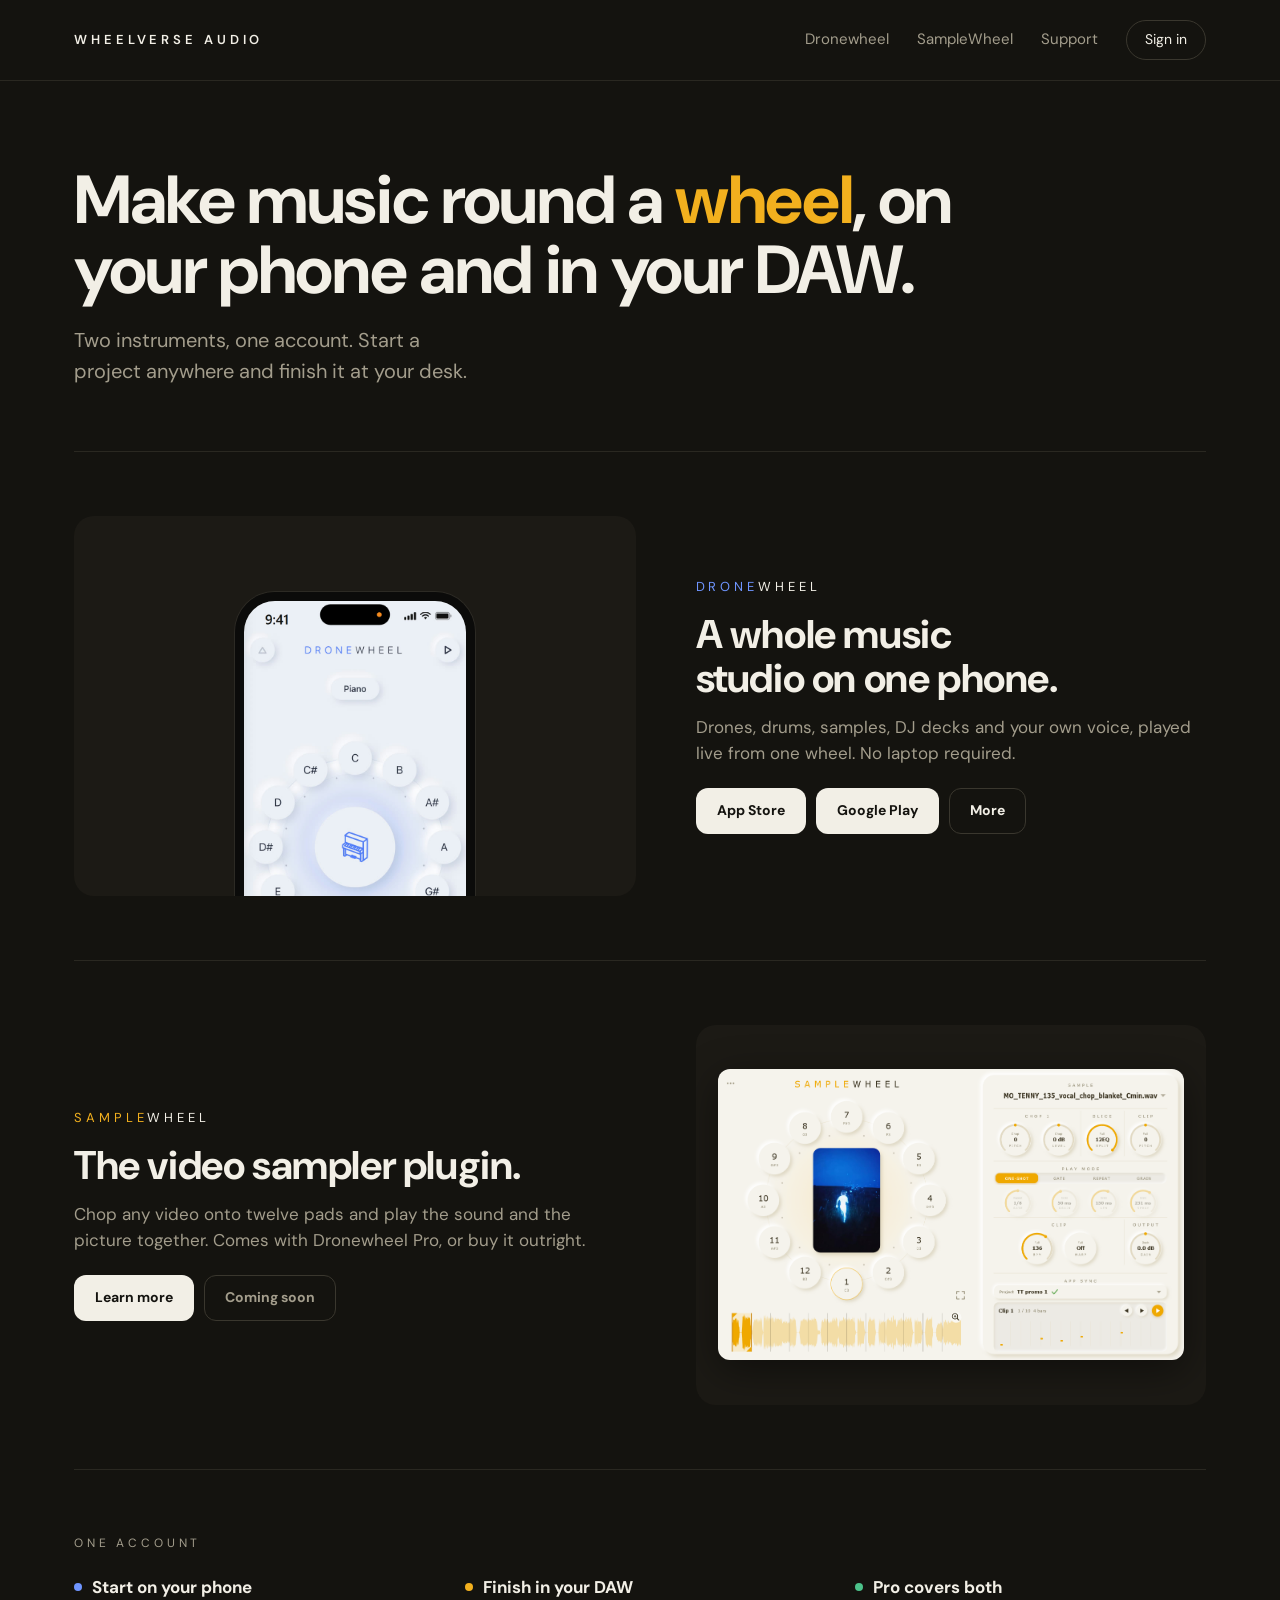
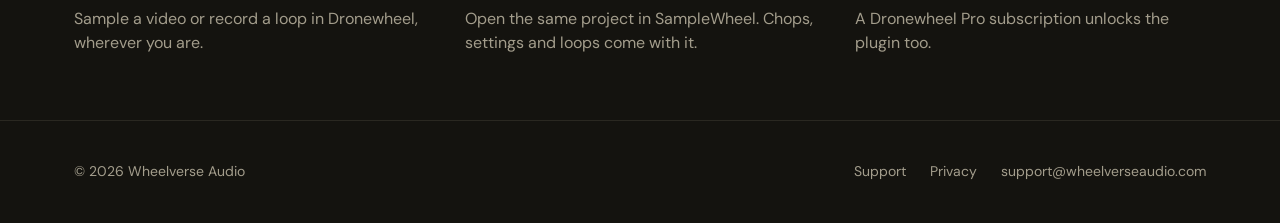
<file: index.html>
<!doctype html>
<html lang="en">
  <head>
    <meta charset="UTF-8" />
    <meta name="viewport" content="width=device-width, initial-scale=1.0" />
    <title>Wheelverse Audio</title>
    <meta name="description" content="Dronewheel for your phone and SampleWheel for your DAW. Make music round a wheel, with one account and your projects on both." />
    <meta property="og:title" content="Wheelverse Audio" />
    <meta property="og:description" content="Dronewheel for your phone and SampleWheel for your DAW." />
    <meta property="og:image" content="https://www.wheelverseaudio.com/samplewheel/plugin-og.jpg" />
    <link rel="icon" href="/get/icon.png" />
    <link rel="preconnect" href="https://fonts.googleapis.com" />
    <link rel="preconnect" href="https://fonts.gstatic.com" crossorigin />
    <link href="https://fonts.googleapis.com/css2?family=DM+Sans:wght@400;500;700&display=swap" rel="stylesheet" />
    <link rel="stylesheet" href="/site.css" />
    <script>
      // The web companion moved to /app/ (2026-10-29): old links and sign-ins that come back here
      // with its #/app, #/p/... or a sign-in token carry on there.
      (function () {
        var h = location.hash || '';
        if (/^#\/(app|p\/)/.test(h) || /access_token=|error_description=/.test(h)) location.replace('/app/' + h);
      })();
    </script>
  </head>
  <body>
    <header class="nav"><div class="wrap">
      <a class="brand" href="/">WHEELVERSE AUDIO</a><span class="sp"></span>
      <a class="link" href="/dronewheel/">Dronewheel</a>
      <a class="link" href="/samplewheel/">SampleWheel</a>
      <a class="link" href="/support/">Support</a>
      <a class="pill" href="/app/">Sign in</a>
    </div></header>

    <main class="wrap">
      <section class="hero">
        <h1>Make music round a <em>wheel</em>, on your phone and in your DAW.</h1>
        <p>Two instruments, one account. Start a project anywhere and finish it at your desk.</p>
      </section>

      <section class="prod">
        <div class="stage"><div class="phone"><img src="/img/01-drone.jpg" width="600" height="1344" alt="Dronewheel on an iPhone: twelve notes round a wheel, a piano in the middle." /></div></div>
        <div>
          <p class="kicker"><b style="color: var(--blue)">DRONE</b>WHEEL</p>
          <h2>A whole music studio on one phone.</h2>
          <p class="lead">Drones, drums, samples, DJ decks and your own voice, played live from one wheel. No laptop required.</p>
          <div class="btns">
            <a class="btn solid" href="https://apps.apple.com/app/id6784335792">App Store</a>
            <a class="btn solid" href="https://play.google.com/store/apps/details?id=com.joe1810.dronewheel2">Google Play</a>
            <a class="btn ghost" href="/dronewheel/">More</a>
          </div>
        </div>
      </section>

      <section class="prod flip">
        <div class="stage center"><img class="plugin" src="/img/samplewheel-plugin.png" width="1161" height="724" alt="SampleWheel in a DAW: a wheel of twelve pads round a video, with its dials." /></div>
        <div>
          <p class="kicker"><b style="color: var(--yellow)">SAMPLE</b>WHEEL</p>
          <h2>The video sampler plugin.</h2>
          <p class="lead">Chop any video onto twelve pads and play the sound and the picture together. Comes with Dronewheel Pro, or buy it outright.</p>
          <div class="btns">
            <a class="btn solid" href="/samplewheel/">Learn more</a>
            <span class="btn" aria-disabled="true">Coming soon</span>
          </div>
        </div>
      </section>

      <section class="block">
        <p class="cap">ONE ACCOUNT</p>
        <div class="grid">
          <div class="item" style="--dot: var(--blue)"><h3>Start on your phone</h3><p>Sample a video or record a loop in Dronewheel, wherever you are.</p></div>
          <div class="item"><h3>Finish in your DAW</h3><p>Open the same project in SampleWheel. Chops, settings and loops come with it.</p></div>
          <div class="item" style="--dot: var(--green)"><h3>Pro covers both</h3><p>A Dronewheel Pro subscription unlocks the plugin too.</p></div>
        </div>
      </section>
    </main>

    <footer class="foot"><div class="wrap">
      <span>&copy; 2026 Wheelverse Audio</span><span class="sp"></span>
      <a href="/support/">Support</a>
      <a href="https://dronewheelprivacy.netlify.app/">Privacy</a>
      <a href="mailto:support@wheelverseaudio.com">support@wheelverseaudio.com</a>
    </div></footer>
  </body>
</html>
</file>
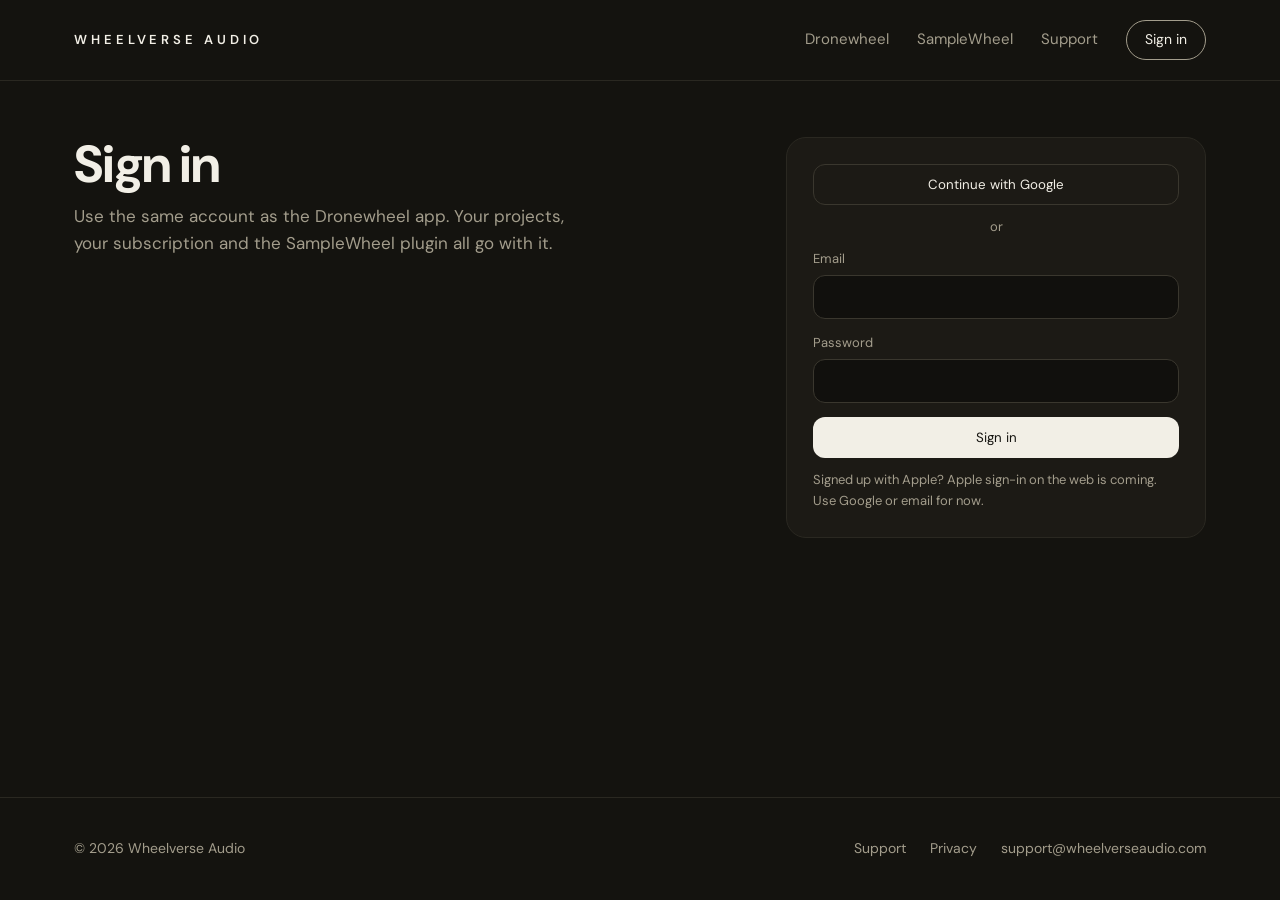
<file: app/index.html>
<!doctype html>
<html lang="en">
  <head>
    <meta charset="UTF-8" />
    <meta name="viewport" content="width=device-width, initial-scale=1.0" />
    <title>Wheelverse Audio</title>
    <meta name="description" content="Your Wheelverse Audio account: projects, subscription and purchases." />
    <link rel="icon" href="/get/icon.png" />
    <link rel="preconnect" href="https://fonts.googleapis.com" />
    <link rel="preconnect" href="https://fonts.gstatic.com" crossorigin />
    <link href="https://fonts.googleapis.com/css2?family=DM+Sans:wght@400;500;700&display=swap" rel="stylesheet" />
    <script type="module" crossorigin src="/app/assets/index-BT8_650l.js"></script>
    <link rel="stylesheet" crossorigin href="/app/assets/index-8iVL5sGD.css">
  </head>
  <body>
    <div id="root"></div>
  </body>
</html>
</file>
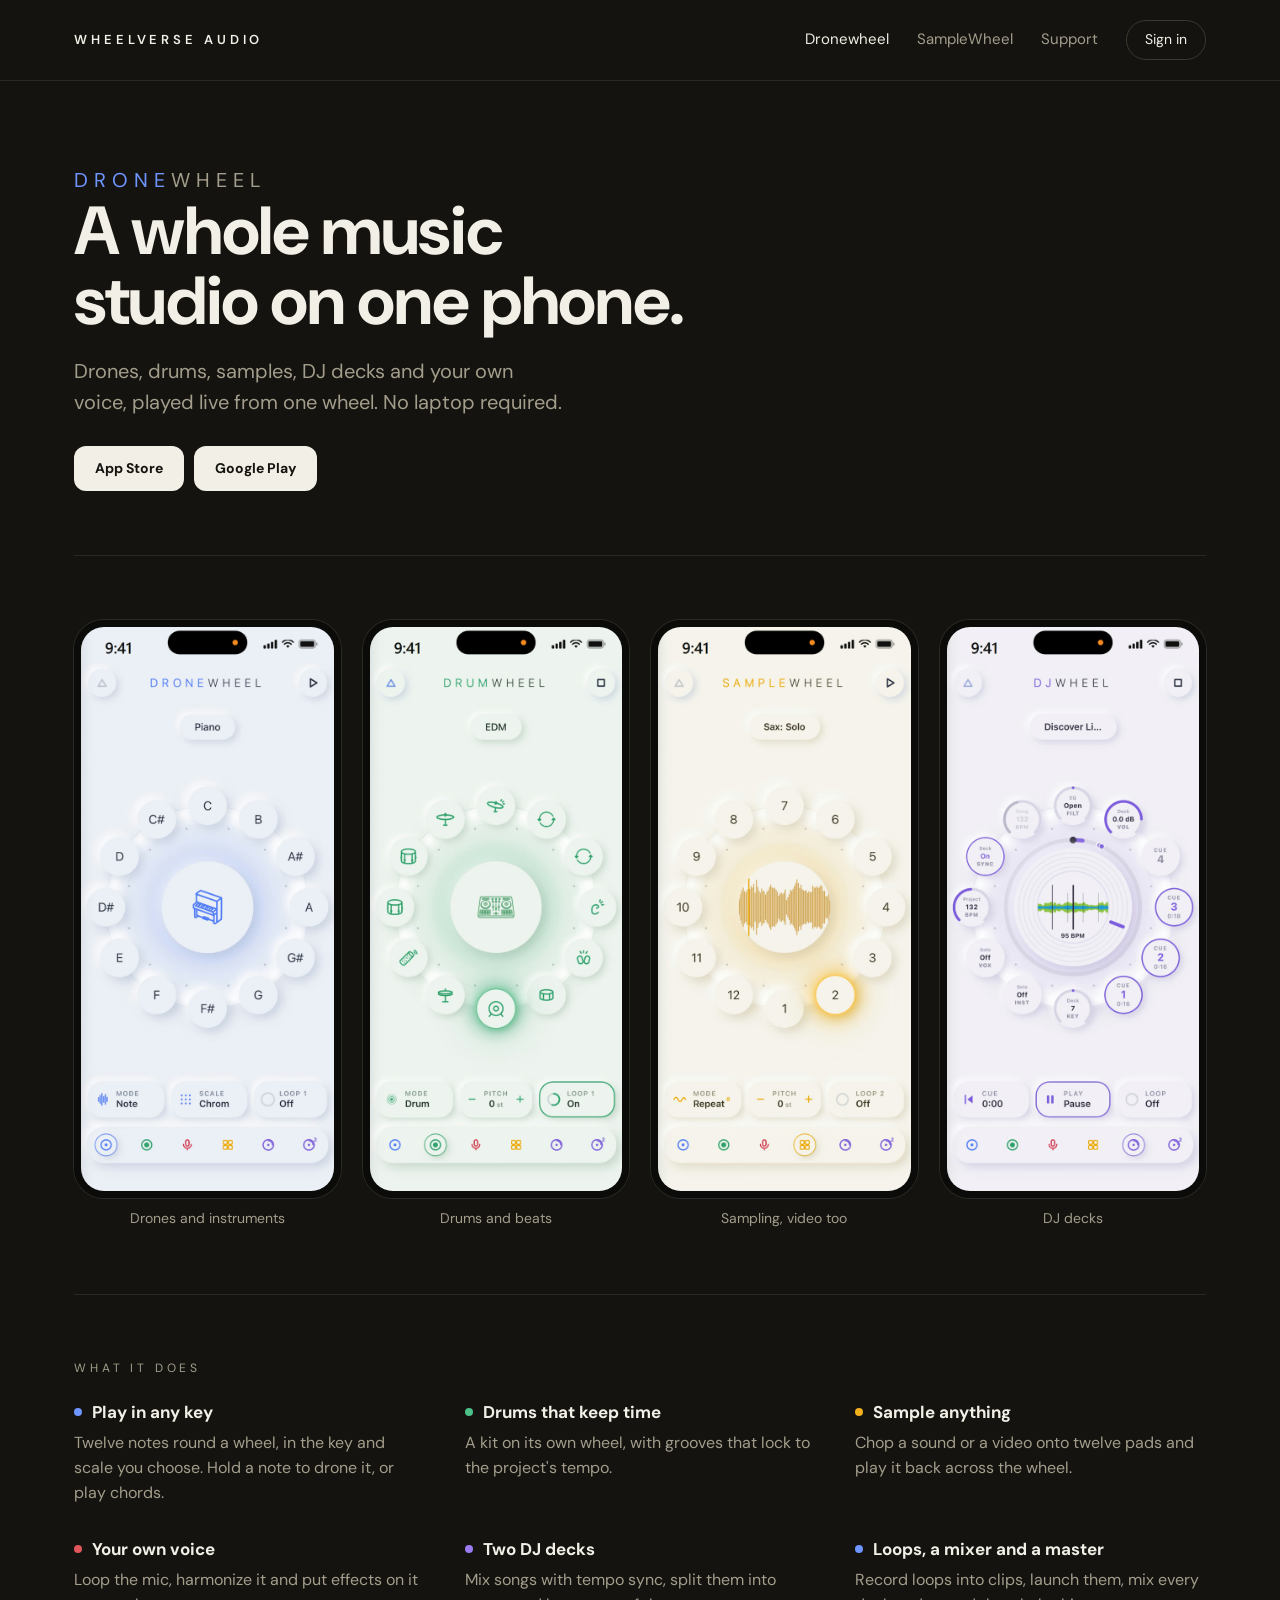
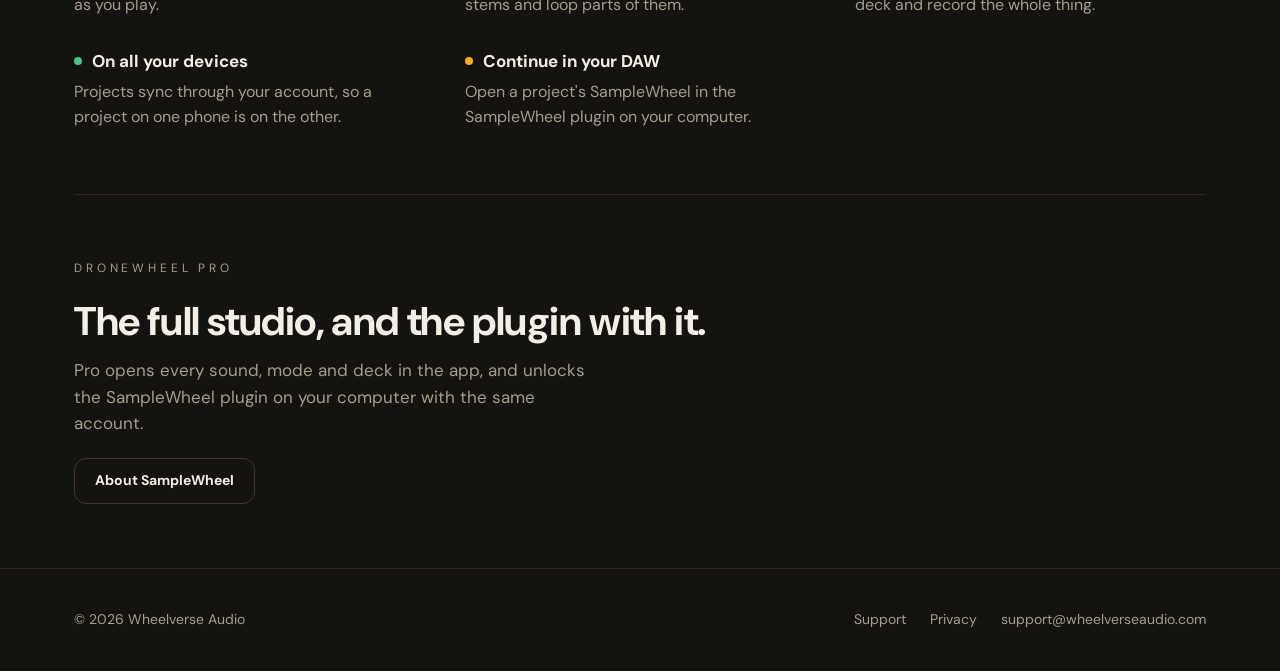
<file: dronewheel/index.html>
<!doctype html>
<html lang="en">
  <head>
    <meta charset="UTF-8" />
    <meta name="viewport" content="width=device-width, initial-scale=1.0" />
    <title>Dronewheel</title>
    <meta name="description" content="A whole music studio on one phone. Drones, drums, samples, DJ decks and your own voice, played live from one wheel." />
    <meta property="og:title" content="Dronewheel" />
    <meta property="og:description" content="A whole music studio on one phone." />
    <meta property="og:image" content="https://wheelverseaudio.com/get/icon.png" />
    <link rel="icon" href="/get/icon.png" />
    <link rel="preconnect" href="https://fonts.googleapis.com" />
    <link rel="preconnect" href="https://fonts.gstatic.com" crossorigin />
    <link href="https://fonts.googleapis.com/css2?family=DM+Sans:wght@400;500;700&display=swap" rel="stylesheet" />
    <link rel="stylesheet" href="/site.css" />
  </head>
  <body>
    <header class="nav"><div class="wrap">
      <a class="brand" href="/">WHEELVERSE AUDIO</a><span class="sp"></span>
      <a class="link" href="/dronewheel/" aria-current="page">Dronewheel</a>
      <a class="link" href="/samplewheel/">SampleWheel</a>
      <a class="link" href="/support/">Support</a>
      <a class="pill" href="/app/">Sign in</a>
    </div></header>

    <main class="wrap">
      <section class="hero">
        <p class="kicker"><b style="color: var(--blue)">DRONE</b>WHEEL</p>
        <h1>A whole music studio on one phone.</h1>
        <p>Drones, drums, samples, DJ decks and your own voice, played live from one wheel. No laptop required.</p>
        <div class="btns" style="margin-top: 28px">
          <a class="btn solid" href="https://apps.apple.com/app/id6784335792">App Store</a>
          <a class="btn solid" href="https://play.google.com/store/apps/details?id=com.joe1810.dronewheel2">Google Play</a>
        </div>
      </section>

      <section class="block">
        <div class="phones">
          <figure><div class="phone"><img src="/img/01-drone.jpg" width="600" height="1344" alt="DroneWheel: twelve notes round a wheel." /></div><figcaption>Drones and instruments</figcaption></figure>
          <figure><div class="phone"><img src="/img/03-drum.jpg" width="600" height="1344" alt="DrumWheel: a kit round a wheel." /></div><figcaption>Drums and beats</figcaption></figure>
          <figure><div class="phone"><img src="/img/04-sample.jpg" width="600" height="1344" alt="SampleWheel: a sample chopped onto twelve pads." /></div><figcaption>Sampling, video too</figcaption></figure>
          <figure><div class="phone"><img src="/img/06-dj.jpg" width="600" height="1344" alt="Two DJ decks." /></div><figcaption>DJ decks</figcaption></figure>
        </div>
      </section>

      <section class="block">
        <p class="cap">WHAT IT DOES</p>
        <div class="grid">
          <div class="item" style="--dot: var(--blue)"><h3>Play in any key</h3><p>Twelve notes round a wheel, in the key and scale you choose. Hold a note to drone it, or play chords.</p></div>
          <div class="item" style="--dot: var(--green)"><h3>Drums that keep time</h3><p>A kit on its own wheel, with grooves that lock to the project's tempo.</p></div>
          <div class="item"><h3>Sample anything</h3><p>Chop a sound or a video onto twelve pads and play it back across the wheel.</p></div>
          <div class="item" style="--dot: #e0565b"><h3>Your own voice</h3><p>Loop the mic, harmonize it and put effects on it as you play.</p></div>
          <div class="item" style="--dot: #9b7bf0"><h3>Two DJ decks</h3><p>Mix songs with tempo sync, split them into stems and loop parts of them.</p></div>
          <div class="item" style="--dot: var(--blue)"><h3>Loops, a mixer and a master</h3><p>Record loops into clips, launch them, mix every deck and record the whole thing.</p></div>
          <div class="item" style="--dot: var(--green)"><h3>On all your devices</h3><p>Projects sync through your account, so a project on one phone is on the other.</p></div>
          <div class="item"><h3>Continue in your DAW</h3><p>Open a project's SampleWheel in the SampleWheel plugin on your computer.</p></div>
        </div>
      </section>

      <section class="block">
        <p class="cap">DRONEWHEEL PRO</p>
        <h2>The full studio, and the plugin with it.</h2>
        <p class="lead">Pro opens every sound, mode and deck in the app, and unlocks the SampleWheel plugin on your computer with the same account.</p>
        <div class="btns"><a class="btn ghost" href="/samplewheel/">About SampleWheel</a></div>
      </section>
    </main>

    <footer class="foot"><div class="wrap">
      <span>&copy; 2026 Wheelverse Audio</span><span class="sp"></span>
      <a href="/support/">Support</a>
      <a href="https://dronewheelprivacy.netlify.app/">Privacy</a>
      <a href="mailto:support@wheelverseaudio.com">support@wheelverseaudio.com</a>
    </div></footer>
  </body>
</html>
</file>
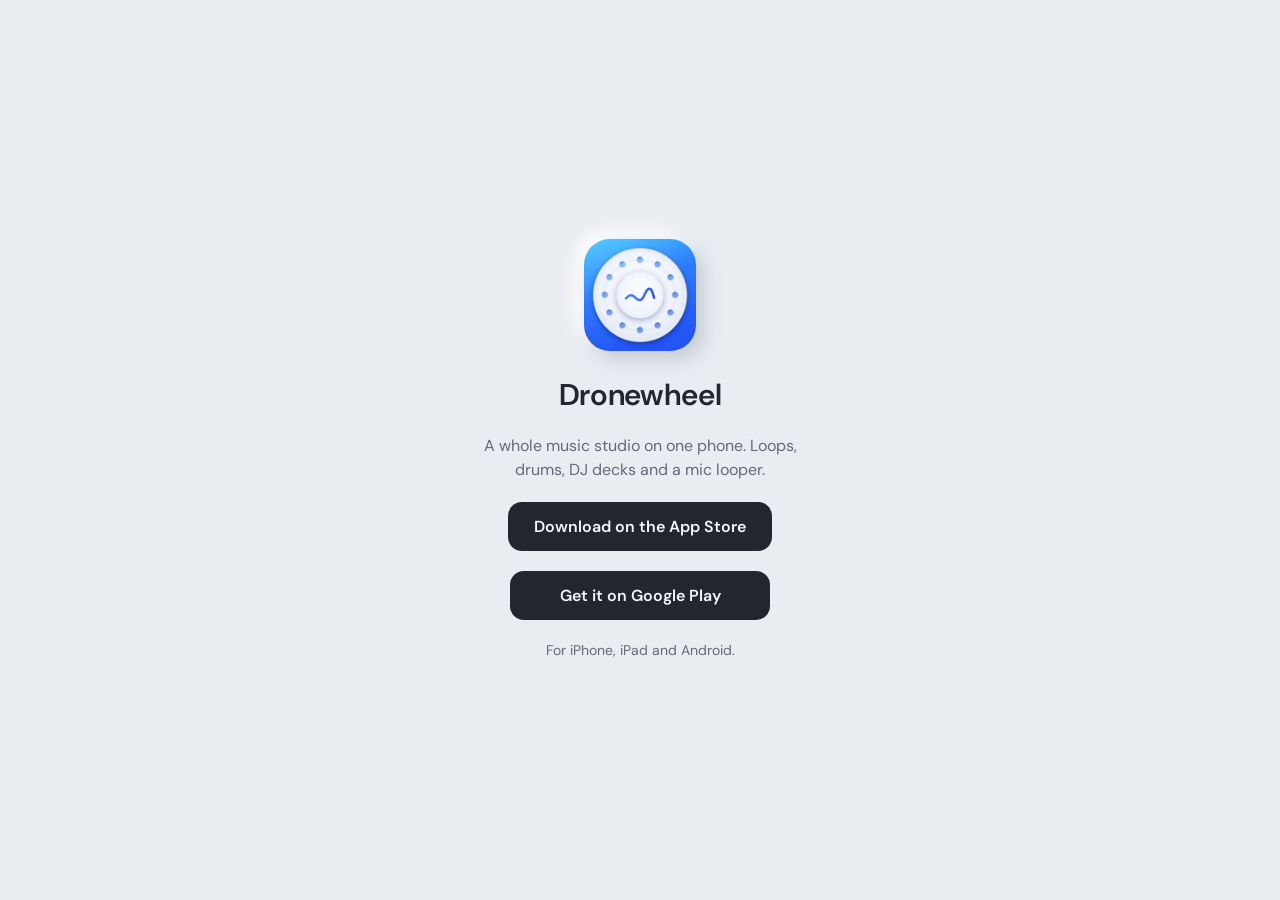
<file: get/index.html>
<!doctype html>
<html lang="en">
  <head>
    <meta charset="UTF-8" />
    <meta name="viewport" content="width=device-width, initial-scale=1.0" />
    <title>Get Dronewheel</title>
    <meta name="description" content="A whole music studio on one phone. Loops, drums, DJ decks and a mic looper." />
    <meta property="og:title" content="Get Dronewheel" />
    <meta property="og:description" content="A whole music studio on one phone." />
    <meta property="og:image" content="https://wheelverseaudio.com/get/icon.png" />
    <meta property="og:url" content="https://wheelverseaudio.com/get/" />
    <link rel="icon" href="/get/icon.png" />
    <script>
      // The one link in every bio. Phones go straight to their store; everything else sees the page.
      var APP_STORE_URL = 'https://apps.apple.com/app/id6784335792';
      var PLAY_URL = 'https://play.google.com/store/apps/details?id=com.joe1810.dronewheel2';
      var ua = navigator.userAgent || '';
      var isIOS = /iPhone|iPad|iPod/.test(ua) || (/Macintosh/.test(ua) && navigator.maxTouchPoints > 1);
      var isAndroid = /Android/.test(ua);
      if (isIOS) location.replace(APP_STORE_URL);
      else if (isAndroid && PLAY_URL) location.replace(PLAY_URL);
    </script>
    <style>
      :root {
        --bg: #e9ecf1;
        --ink: #23262d;
        --muted: #646a76;
        --hi: #ffffff;
        --lo: #c6cbd4;
        --btn: #23262d;
        --btn-ink: #f4f6f9;
      }
      @media (prefers-color-scheme: dark) {
        :root {
          --bg: #22252b;
          --ink: #eceef2;
          --muted: #9aa0ab;
          --hi: #2c3038;
          --lo: #181a1e;
          --btn: #eceef2;
          --btn-ink: #22252b;
        }
      }
      * { box-sizing: border-box; }
      html, body { height: 100%; }
      body {
        margin: 0;
        padding: 24px 16px;
        background: var(--bg);
        color: var(--ink);
        font-family: 'DM Sans', system-ui, -apple-system, 'Segoe UI', sans-serif;
        display: grid;
        place-items: center;
        text-align: center;
      }
      main { max-width: 360px; display: grid; gap: 20px; justify-items: center; }
      .icon {
        width: 112px; height: 112px; border-radius: 26px;
        box-shadow: 8px 8px 18px var(--lo), -8px -8px 18px var(--hi);
      }
      h1 { margin: 4px 0 0; font-size: 30px; font-weight: 600; letter-spacing: -0.01em; }
      p { margin: 0; color: var(--muted); font-size: 16px; line-height: 1.5; }
      .btn {
        display: inline-block; min-width: 260px; padding: 14px 26px; border-radius: 14px;
        background: var(--btn); color: var(--btn-ink);
        font-weight: 600; font-size: 16px; text-decoration: none;
      }
      .note { font-size: 14px; }
    </style>
    <link rel="preconnect" href="https://fonts.googleapis.com" />
    <link rel="preconnect" href="https://fonts.gstatic.com" crossorigin />
    <link href="https://fonts.googleapis.com/css2?family=DM+Sans:wght@400;600&display=swap" rel="stylesheet" />
  </head>
  <body>
    <main>
      <img class="icon" src="/get/icon.png" alt="Dronewheel app icon" width="112" height="112" />
      <h1>Dronewheel</h1>
      <p>A whole music studio on one phone. Loops, drums, DJ decks and a mic looper.</p>
      <a class="btn" id="store" href="https://apps.apple.com/app/id6784335792">Download on the App Store</a>
      <a class="btn" id="play" href="https://play.google.com/store/apps/details?id=com.joe1810.dronewheel2">Get it on Google Play</a>
      <p class="note" id="note">For iPhone, iPad and Android.</p>
    </main>
  </body>
</html>
</file>
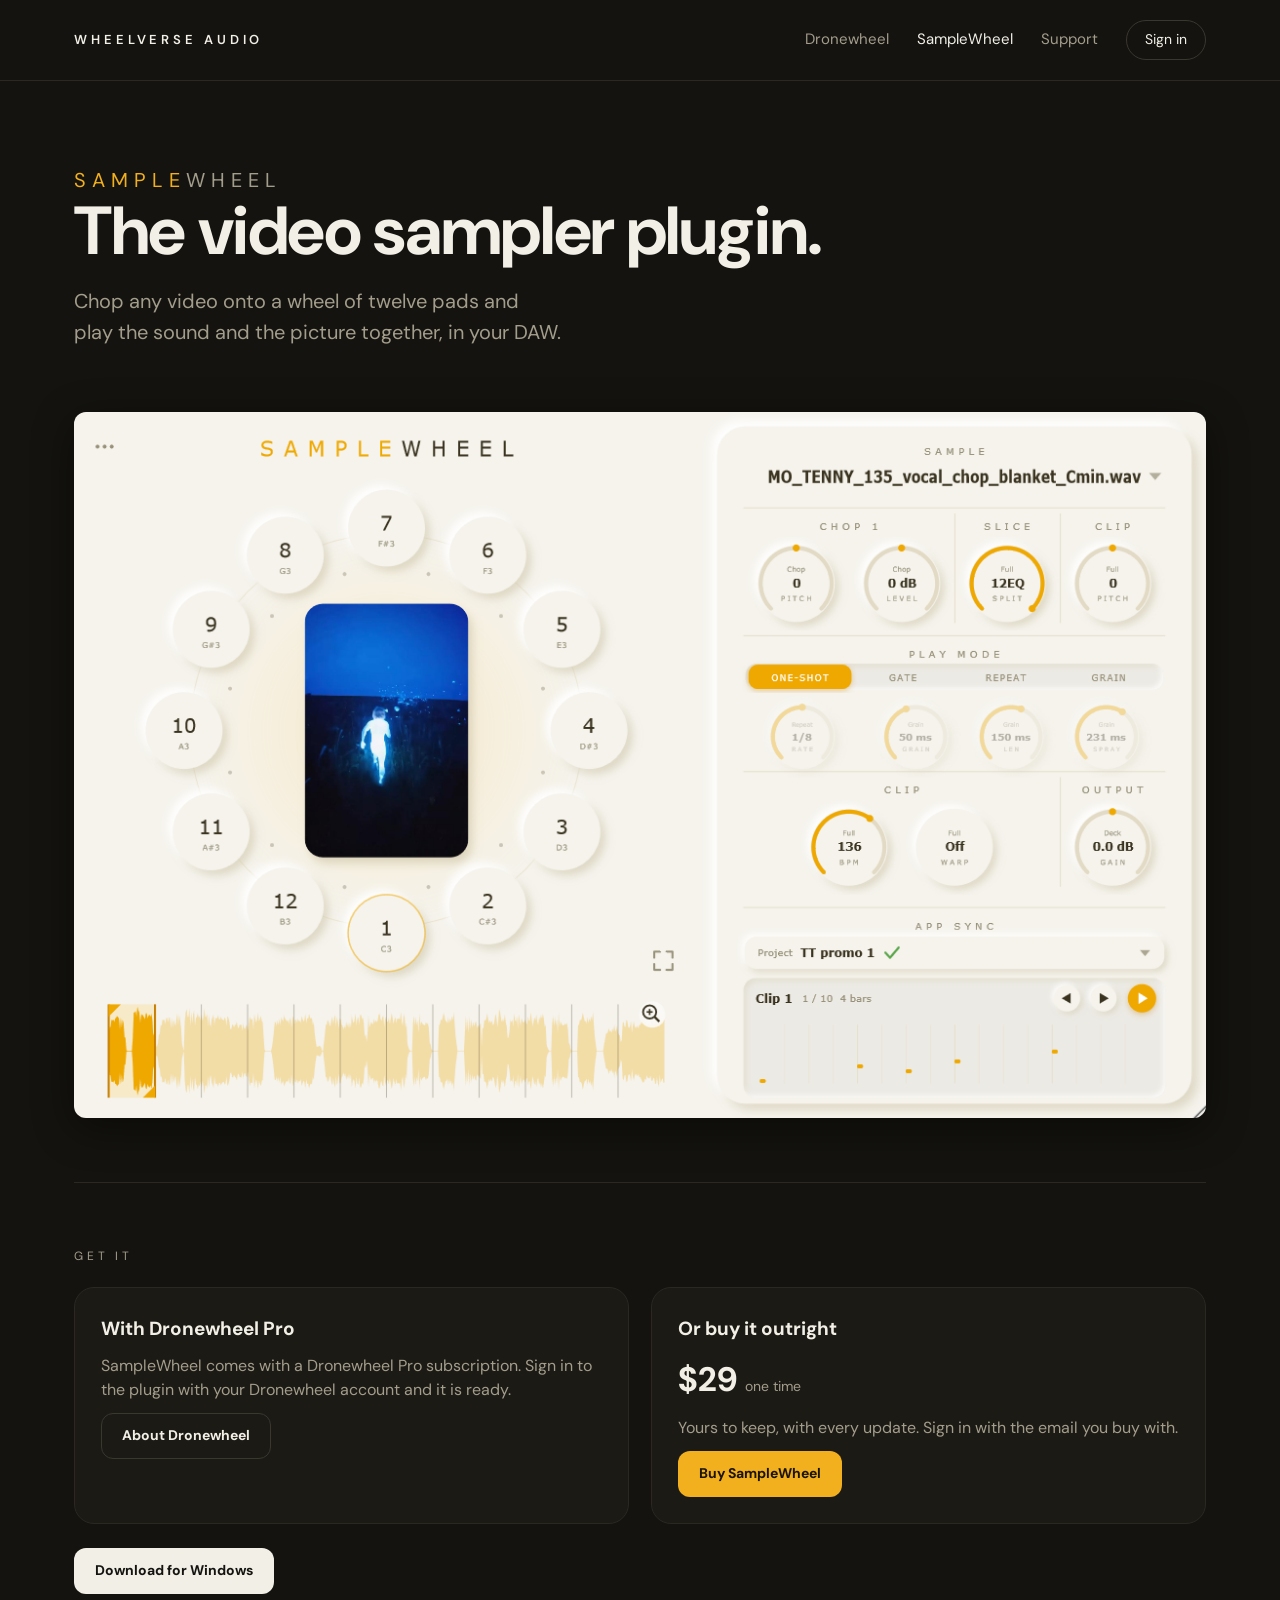
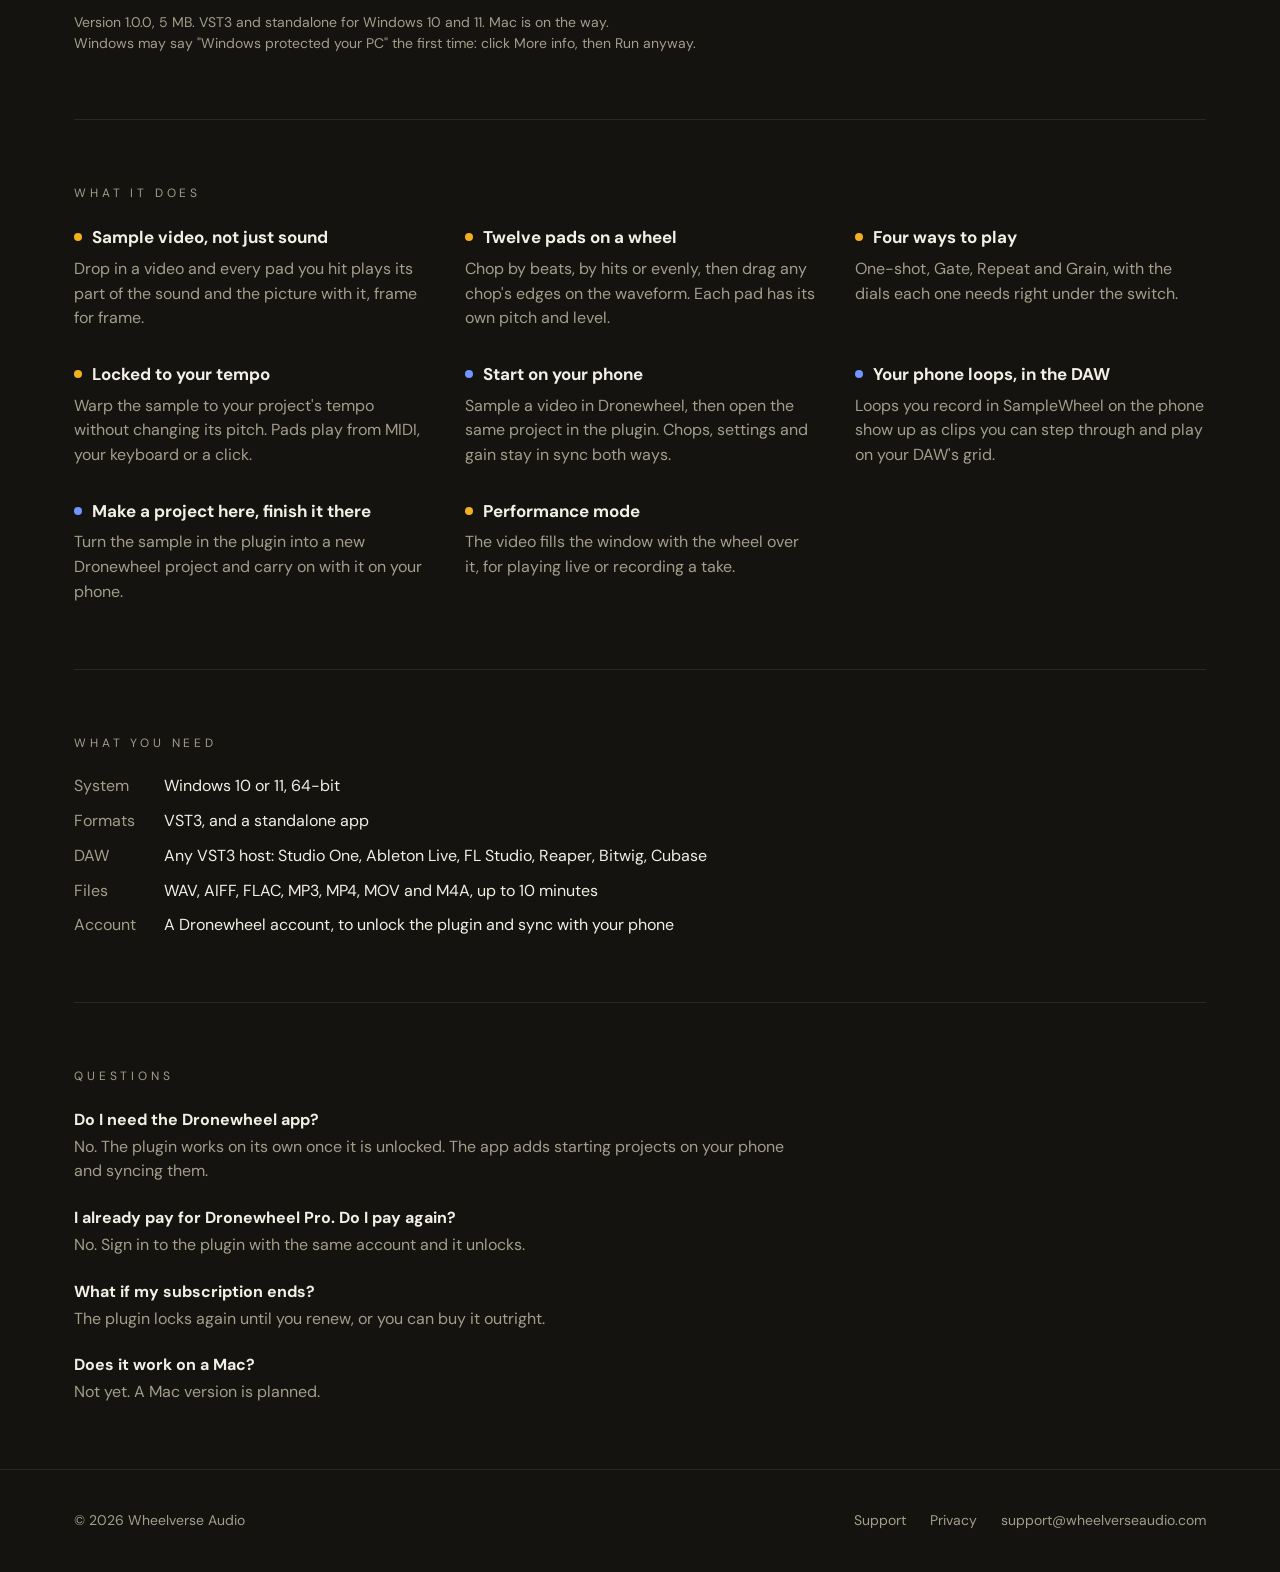
<file: samplewheel/index.html>
<!doctype html>
<html lang="en">
  <head>
    <meta charset="UTF-8" />
    <meta name="viewport" content="width=device-width, initial-scale=1.0" />
    <title>SampleWheel</title>
    <meta name="description" content="The video sampler plugin. Chop any video onto a wheel of twelve pads and play the sound and the picture together in your DAW." />
    <meta property="og:title" content="SampleWheel, the video sampler plugin" />
    <meta property="og:description" content="Chop any video onto a wheel of twelve pads and play the sound and the picture together in your DAW." />
    <meta property="og:image" content="https://www.wheelverseaudio.com/samplewheel/plugin-og.jpg" />
    <meta property="og:url" content="https://www.wheelverseaudio.com/samplewheel/" />
    <meta name="robots" content="noindex" />
    <link rel="icon" href="/get/icon.png" />
    <link rel="preconnect" href="https://fonts.googleapis.com" />
    <link rel="preconnect" href="https://fonts.gstatic.com" crossorigin />
    <link href="https://fonts.googleapis.com/css2?family=DM+Sans:wght@400;500;700&display=swap" rel="stylesheet" />
    <link rel="stylesheet" href="/site.css" />
    <script>
      // THE BUY LINK: empty until SampleWheel goes on sale (the button reads "Coming soon").
      // Set it to the Stripe Payment Link to start selling.
      var BUY_URL = 'https://buy.stripe.com/3cI3cw9d25WCaZK7qe3ks00'; // Stripe Payment Link, $29, Managed Payments (2026-11-25)
    </script>
  </head>
  <body>
    <header class="nav"><div class="wrap">
      <a class="brand" href="/">WHEELVERSE AUDIO</a><span class="sp"></span>
      <a class="link" href="/dronewheel/">Dronewheel</a>
      <a class="link" href="/samplewheel/" aria-current="page">SampleWheel</a>
      <a class="link" href="/support/">Support</a>
      <a class="pill" href="/app/">Sign in</a>
    </div></header>

    <main class="wrap">
      <section class="hero">
        <p class="kicker"><b style="color: var(--yellow)">SAMPLE</b>WHEEL</p>
        <h1>The video sampler plugin.</h1>
        <p>Chop any video onto a wheel of twelve pads and play the sound and the picture together, in your DAW.</p>
      </section>
      <img class="plugin" src="/img/samplewheel-plugin.png" width="1161" height="724" alt="SampleWheel in a DAW: a wheel of twelve pads round a video, the chop and play mode dials, and the phone project's clips." />

      <section class="block" style="margin-top: 64px">
        <p class="cap">GET IT</p>
        <div class="cards">
          <div class="card">
            <h3>With Dronewheel Pro</h3>
            <p>SampleWheel comes with a Dronewheel Pro subscription. Sign in to the plugin with your Dronewheel account and it is ready.</p>
            <div class="btns"><a class="btn ghost" href="/dronewheel/">About Dronewheel</a></div>
          </div>
          <div class="card">
            <h3>Or buy it outright</h3>
            <div class="price">$29 <small>one time</small></div>
            <p>Yours to keep, with every update. Sign in with the email you buy with.</p>
            <div class="btns"><a class="btn" id="buy" aria-disabled="true">Coming soon</a></div>
          </div>
        </div>
        <!-- THE DOWNLOAD (2026-11-25): free to download, it unlocks with Pro or a purchase. A new version = a
             new GitHub release on this repo (samplewheel-<version>) and the two version strings below. -->
        <div class="btns" style="margin-top: 24px">
          <a class="btn solid" href="https://github.com/Azsheepdog1/wheelverseaudio-site/releases/download/samplewheel-1.0.0/SampleWheel-Setup-1.0.0.exe">Download for Windows</a>
        </div>
        <p class="note">Version 1.0.0, 5 MB. VST3 and standalone for Windows 10 and 11. Mac is on the way.<br />
          Windows may say "Windows protected your PC" the first time: click More info, then Run anyway.</p>
      </section>

      <section class="block">
        <p class="cap">WHAT IT DOES</p>
        <div class="grid">
          <div class="item"><h3>Sample video, not just sound</h3><p>Drop in a video and every pad you hit plays its part of the sound and the picture with it, frame for frame.</p></div>
          <div class="item"><h3>Twelve pads on a wheel</h3><p>Chop by beats, by hits or evenly, then drag any chop's edges on the waveform. Each pad has its own pitch and level.</p></div>
          <div class="item"><h3>Four ways to play</h3><p>One-shot, Gate, Repeat and Grain, with the dials each one needs right under the switch.</p></div>
          <div class="item"><h3>Locked to your tempo</h3><p>Warp the sample to your project's tempo without changing its pitch. Pads play from MIDI, your keyboard or a click.</p></div>
          <div class="item" style="--dot: var(--blue)"><h3>Start on your phone</h3><p>Sample a video in Dronewheel, then open the same project in the plugin. Chops, settings and gain stay in sync both ways.</p></div>
          <div class="item" style="--dot: var(--blue)"><h3>Your phone loops, in the DAW</h3><p>Loops you record in SampleWheel on the phone show up as clips you can step through and play on your DAW's grid.</p></div>
          <div class="item" style="--dot: var(--blue)"><h3>Make a project here, finish it there</h3><p>Turn the sample in the plugin into a new Dronewheel project and carry on with it on your phone.</p></div>
          <div class="item"><h3>Performance mode</h3><p>The video fills the window with the wheel over it, for playing live or recording a take.</p></div>
        </div>
      </section>

      <section class="block">
        <p class="cap">WHAT YOU NEED</p>
        <dl class="specs">
          <dt>System</dt><dd>Windows 10 or 11, 64-bit</dd>
          <dt>Formats</dt><dd>VST3, and a standalone app</dd>
          <dt>DAW</dt><dd>Any VST3 host: Studio One, Ableton Live, FL Studio, Reaper, Bitwig, Cubase</dd>
          <dt>Files</dt><dd>WAV, AIFF, FLAC, MP3, MP4, MOV and M4A, up to 10 minutes</dd>
          <dt>Account</dt><dd>A Dronewheel account, to unlock the plugin and sync with your phone</dd>
        </dl>
      </section>

      <section class="block">
        <p class="cap">QUESTIONS</p>
        <div class="faq">
          <p><b>Do I need the Dronewheel app?</b><span>No. The plugin works on its own once it is unlocked. The app adds starting projects on your phone and syncing them.</span></p>
          <p><b>I already pay for Dronewheel Pro. Do I pay again?</b><span>No. Sign in to the plugin with the same account and it unlocks.</span></p>
          <p><b>What if my subscription ends?</b><span>The plugin locks again until you renew, or you can buy it outright.</span></p>
          <p><b>Does it work on a Mac?</b><span>Not yet. A Mac version is planned.</span></p>
        </div>
      </section>
    </main>

    <footer class="foot"><div class="wrap">
      <span>&copy; 2026 Wheelverse Audio</span><span class="sp"></span>
      <a href="/support/">Support</a>
      <a href="https://dronewheelprivacy.netlify.app/">Privacy</a>
      <a href="mailto:support@wheelverseaudio.com">support@wheelverseaudio.com</a>
    </div></footer>
    <script>
      var buy = document.getElementById('buy');
      if (BUY_URL) {
        buy.href = BUY_URL;
        buy.textContent = 'Buy SampleWheel';
        buy.className = 'btn yellow';
        buy.removeAttribute('aria-disabled');
      }
    </script>
  </body>
</html>
</file>
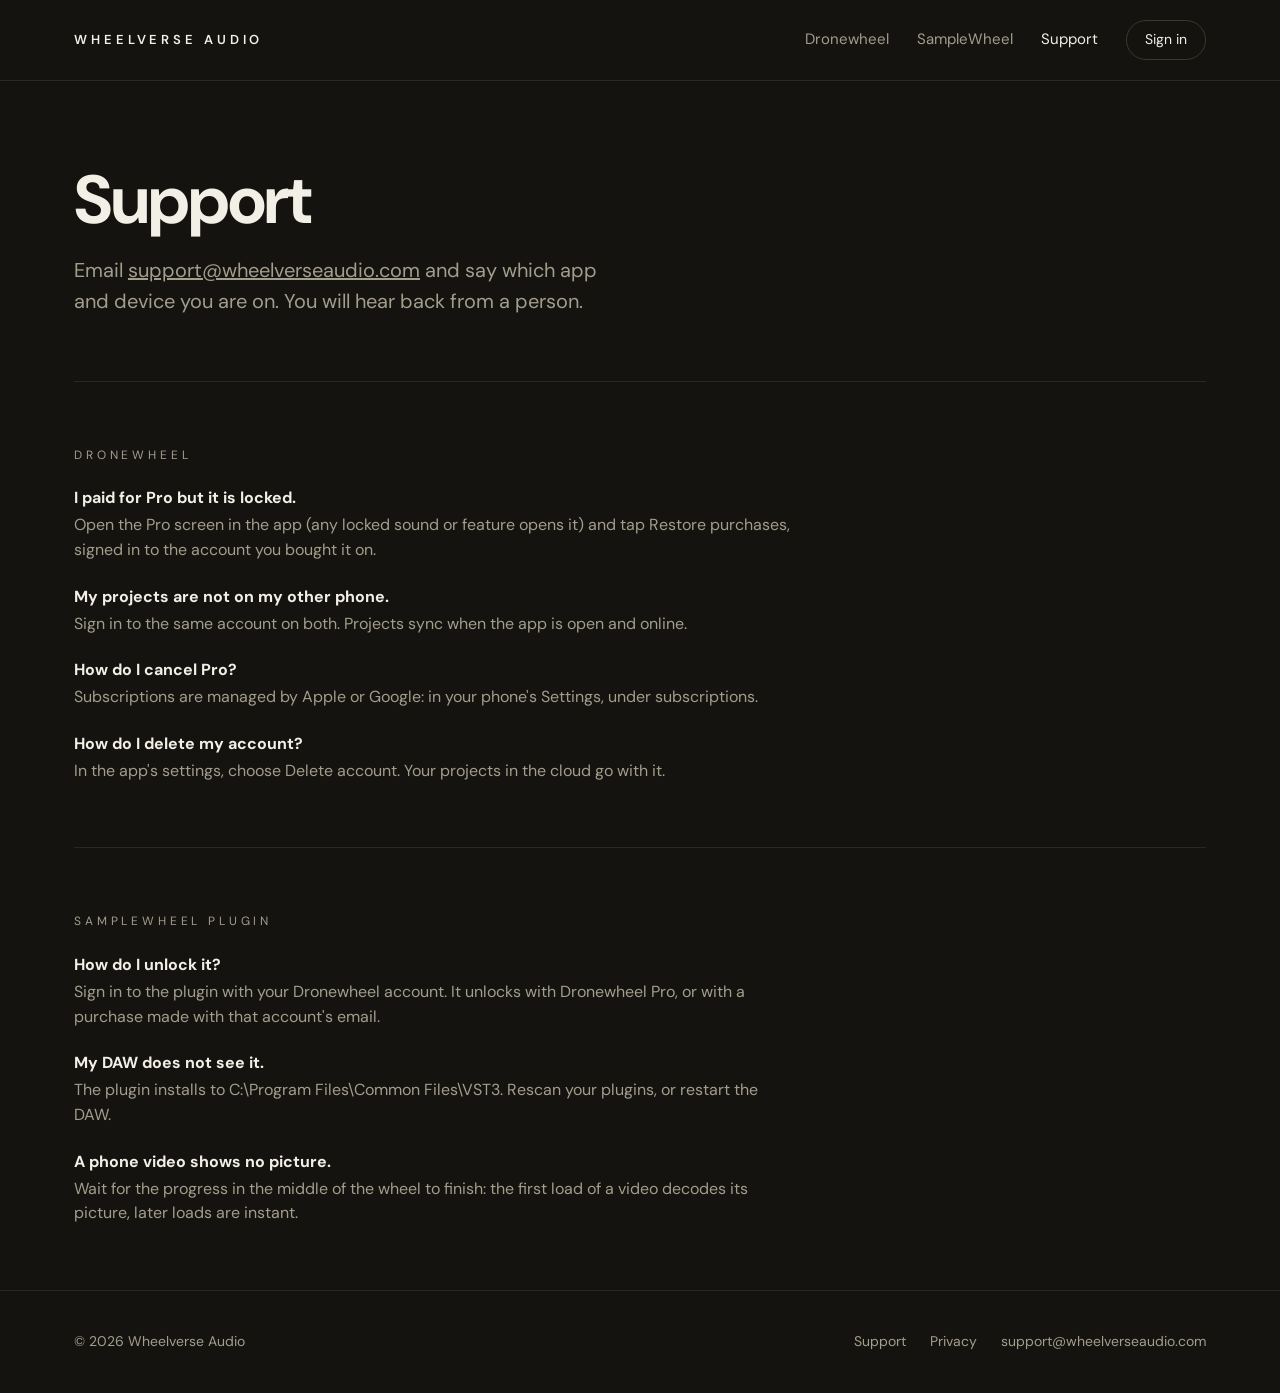
<file: support/index.html>
<!doctype html>
<html lang="en">
  <head>
    <meta charset="UTF-8" />
    <meta name="viewport" content="width=device-width, initial-scale=1.0" />
    <title>Wheelverse Audio Support</title>
    <meta name="description" content="Help with Dronewheel and SampleWheel." />
    <link rel="icon" href="/get/icon.png" />
    <link rel="preconnect" href="https://fonts.googleapis.com" />
    <link rel="preconnect" href="https://fonts.gstatic.com" crossorigin />
    <link href="https://fonts.googleapis.com/css2?family=DM+Sans:wght@400;500;700&display=swap" rel="stylesheet" />
    <link rel="stylesheet" href="/site.css" />
  </head>
  <body>
    <header class="nav"><div class="wrap">
      <a class="brand" href="/">WHEELVERSE AUDIO</a><span class="sp"></span>
      <a class="link" href="/dronewheel/">Dronewheel</a>
      <a class="link" href="/samplewheel/">SampleWheel</a>
      <a class="link" href="/support/" aria-current="page">Support</a>
      <a class="pill" href="/app/">Sign in</a>
    </div></header>

    <main class="wrap">
      <section class="hero">
        <h1>Support</h1>
        <p>Email <a href="mailto:support@wheelverseaudio.com">support@wheelverseaudio.com</a> and say which app and device you are on. You will hear back from a person.</p>
      </section>

      <section class="block">
        <p class="cap">DRONEWHEEL</p>
        <div class="faq">
          <p><b>I paid for Pro but it is locked.</b><span>Open the Pro screen in the app (any locked sound or feature opens it) and tap Restore purchases, signed in to the account you bought it on.</span></p>
          <p><b>My projects are not on my other phone.</b><span>Sign in to the same account on both. Projects sync when the app is open and online.</span></p>
          <p><b>How do I cancel Pro?</b><span>Subscriptions are managed by Apple or Google: in your phone's Settings, under subscriptions.</span></p>
          <p><b>How do I delete my account?</b><span>In the app's settings, choose Delete account. Your projects in the cloud go with it.</span></p>
        </div>
      </section>

      <section class="block">
        <p class="cap">SAMPLEWHEEL PLUGIN</p>
        <div class="faq">
          <p><b>How do I unlock it?</b><span>Sign in to the plugin with your Dronewheel account. It unlocks with Dronewheel Pro, or with a purchase made with that account's email.</span></p>
          <p><b>My DAW does not see it.</b><span>The plugin installs to C:\Program Files\Common Files\VST3. Rescan your plugins, or restart the DAW.</span></p>
          <p><b>A phone video shows no picture.</b><span>Wait for the progress in the middle of the wheel to finish: the first load of a video decodes its picture, later loads are instant.</span></p>
        </div>
      </section>
    </main>

    <footer class="foot"><div class="wrap">
      <span>&copy; 2026 Wheelverse Audio</span><span class="sp"></span>
      <a href="/support/">Support</a>
      <a href="https://dronewheelprivacy.netlify.app/">Privacy</a>
      <a href="mailto:support@wheelverseaudio.com">support@wheelverseaudio.com</a>
    </div></footer>
  </body>
</html>
</file>
<file: site.css>
/* Wheelverse Audio - the site's one stylesheet (home, Dronewheel, SampleWheel, support). Dark. */
:root {
  --bg: #14130f;
  --panel: #1c1a15;
  --ink: #f2efe6;
  --muted: #a39d8c;
  --line: #2a2821;
  --edge: #3a372e;
  --blue: #6f95ff;
  --green: #4cc28a;
  --yellow: #f2b01e;
  color-scheme: dark;
}
* { box-sizing: border-box; }
html { scroll-behavior: smooth; }
body {
  margin: 0;
  background: var(--bg);
  color: var(--ink);
  font-family: 'DM Sans', system-ui, -apple-system, 'Segoe UI', sans-serif;
  line-height: 1.55;
  -webkit-font-smoothing: antialiased;
}
a { color: inherit; }
img { max-width: 100%; height: auto; display: block; }
.wrap { max-width: 1180px; margin: 0 auto; padding-inline: 24px; }

/* the menu */
.nav { border-bottom: 1px solid var(--line); }
.nav .wrap { display: flex; align-items: center; gap: 28px; padding-block: 20px; flex-wrap: wrap; }
.brand { letter-spacing: 0.3em; font-size: 13px; font-weight: 600; text-decoration: none; white-space: nowrap; }
.nav .sp { flex: 1; }
.nav a.link { color: var(--muted); text-decoration: none; font-size: 15px; }
.nav a.link:hover, .nav a.link[aria-current] { color: var(--ink); }
.pill { padding: 8px 18px; border-radius: 999px; border: 1px solid var(--edge); text-decoration: none; font-size: 14px; }
.pill:hover { border-color: var(--muted); }
@media (max-width: 640px) {
  .nav .wrap { gap: 16px 20px; }
  .nav .sp { flex-basis: 100%; height: 0; order: 1; }
  .nav a.link, .nav .pill { order: 2; }
}

/* type */
.hero { padding-block: 84px 64px; }
.hero h1 { font-size: clamp(38px, 6.4vw, 68px); line-height: 1.03; margin: 0 0 20px; max-width: 900px; letter-spacing: -0.02em; text-wrap: balance; }
.hero h1 em { font-style: normal; color: var(--yellow); }
.hero p { color: var(--muted); font-size: clamp(17px, 2vw, 20px); margin: 0; max-width: 640px; text-wrap: balance; }
.kicker { letter-spacing: 0.3em; font-size: 13px; margin: 0 0 14px; }
.kicker b { font-weight: 400; }
h2 { font-size: clamp(28px, 3.6vw, 40px); line-height: 1.1; margin: 0 0 14px; letter-spacing: -0.01em; text-wrap: balance; }
.lead { color: var(--muted); font-size: 17px; margin: 0 0 22px; max-width: 520px; }
.cap { letter-spacing: 0.32em; font-size: 12px; color: var(--muted); margin: 0 0 22px; }

/* buttons */
.btns { display: flex; gap: 10px; flex-wrap: wrap; }
.btn { display: inline-flex; align-items: center; gap: 8px; padding: 11px 20px; border-radius: 12px; font-size: 14px; font-weight: 700; text-decoration: none; border: 1px solid transparent; }
.btn.solid { background: var(--ink); color: var(--bg); }
.btn.solid:hover { background: #fff; }
.btn.ghost { border-color: var(--edge); }
.btn.ghost:hover { border-color: var(--muted); }
.btn.yellow { background: var(--yellow); color: #1a1408; }
.btn[aria-disabled="true"] { background: transparent; border-color: var(--edge); color: var(--muted); cursor: default; }

/* product rows */
.prod { display: grid; grid-template-columns: 1.1fr 1fr; gap: 60px; align-items: center; padding-block: 64px; border-top: 1px solid var(--line); }
.prod.flip > :first-child { order: 2; }
@media (max-width: 860px) {
  .prod { grid-template-columns: 1fr; gap: 34px; }
  .prod.flip > :first-child { order: 0; }
}
.stage { border-radius: 20px; background: var(--panel); min-height: 380px; display: flex; align-items: flex-end; justify-content: center; overflow: hidden; padding: 28px 28px 0; }
.stage.center { align-items: center; padding: 22px; }
.phone { width: min(240px, 60%); border: 9px solid #0b0b0a; border-bottom: 0; border-radius: 40px 40px 0 0; overflow: hidden; box-shadow: 0 0 0 1px #2c2a24; aspect-ratio: 600 / 760; }
.phone img { width: 100%; }
.plugin { border-radius: 12px; box-shadow: 0 10px 40px rgba(0, 0, 0, 0.45); }

/* grids */
.grid { display: grid; grid-template-columns: repeat(auto-fit, minmax(260px, 1fr)); gap: 30px 40px; }
.item h3 { font-size: 17px; margin: 0 0 6px; }
.item h3::before { content: ''; display: inline-block; width: 8px; height: 8px; border-radius: 50%; background: var(--dot, var(--yellow)); margin-right: 10px; vertical-align: 2px; }
.item p { margin: 0; color: var(--muted); max-width: 60ch; }
section.block { padding-block: 64px; border-top: 1px solid var(--line); }

/* the phone strip on the Dronewheel page */
.phones { display: grid; grid-template-columns: repeat(auto-fit, minmax(180px, 1fr)); gap: 22px; }
.phones figure { margin: 0; }
.phones .phone { width: 100%; border-radius: 30px; border: 7px solid #0b0b0a; aspect-ratio: 600 / 1300; }
.phones figcaption { color: var(--muted); font-size: 14px; margin-top: 10px; text-align: center; }

/* cards (ways to get SampleWheel) */
.cards { display: grid; grid-template-columns: repeat(auto-fit, minmax(280px, 1fr)); gap: 22px; }
.card { background: var(--panel); border: 1px solid var(--line); border-radius: 20px; padding: 26px; display: grid; gap: 10px; align-content: start; }
.card h3 { margin: 0; font-size: 19px; }
.card p { margin: 0; color: var(--muted); }
.price { font-size: 34px; font-weight: 700; }
.price small { font-size: 14px; color: var(--muted); font-weight: 400; }
.note { color: var(--muted); font-size: 14px; margin: 18px 0 0; }

.specs { display: grid; grid-template-columns: max-content 1fr; gap: 10px 28px; max-width: 720px; margin: 0; }
.specs dt { color: var(--muted); }
.specs dd { margin: 0; }
.faq { display: grid; gap: 22px; max-width: 720px; }
.faq p { margin: 0; }
.faq b { display: block; margin-bottom: 2px; }
.faq span { color: var(--muted); }

footer.foot { border-top: 1px solid var(--line); color: var(--muted); font-size: 14px; }
footer.foot .wrap { display: flex; gap: 24px; flex-wrap: wrap; padding-block: 40px; }
footer.foot .sp { flex: 1; }
footer.foot a { text-decoration: none; }
footer.foot a:hover { color: var(--ink); }
</file>
<file: app/assets/index-8iVL5sGD.css>
:root{--bg: #14130f;--panel: #1c1a15;--well: #11100d;--ink: #f2efe6;--muted: #a39d8c;--line: #2a2821;--edge: #3a372e;--blue: #6f95ff;--green: #4cc28a;--yellow: #f2b01e;--err: #ff8a7a;color-scheme:dark}*{box-sizing:border-box}html,body,#root{margin:0;min-height:100%}body{background:var(--bg);color:var(--ink);font:15px/1.55 DM Sans,system-ui,-apple-system,Segoe UI,sans-serif;-webkit-font-smoothing:antialiased}a{color:inherit}.page{min-height:100vh;display:flex;flex-direction:column}.page>main{flex:1;width:100%;padding-bottom:64px}.wrap{max-width:1180px;margin:0 auto;padding-inline:24px}.nav{border-bottom:1px solid var(--line)}.nav .wrap{display:flex;align-items:center;gap:28px;padding-block:20px;flex-wrap:wrap}.brand{letter-spacing:.3em;font-size:13px;font-weight:600;text-decoration:none;white-space:nowrap}.sp{flex:1}.nav a.link{color:var(--muted);text-decoration:none;font-size:15px}.nav a.link:hover,.nav a.link[aria-current]{color:var(--ink)}.pill{padding:8px 18px;border-radius:999px;border:1px solid var(--edge);text-decoration:none;font-size:14px}.pill:hover,.pill[aria-current]{border-color:var(--muted)}@media (max-width: 640px){.nav .wrap{gap:16px 20px}.nav .sp{flex-basis:100%;height:0;order:1}.nav a.link,.nav .pill{order:2}}.intro{padding-block:56px 36px}.intro h1{font-size:clamp(34px,5vw,52px);line-height:1.05;letter-spacing:-.02em;margin:0 0 12px;text-wrap:balance}.intro p{color:var(--muted);font-size:17px;margin:0;max-width:600px;text-wrap:balance}.cap{letter-spacing:.32em;font-size:12px;color:var(--muted);margin:0 0 20px}h3{font-size:17px;margin:0}.muted{color:var(--muted)}.small{font-size:13px}.pad{padding-block:56px}.err{color:var(--err);margin:0}section.block{padding-block:40px;border-top:1px solid var(--line)}.btns{display:flex;gap:10px;flex-wrap:wrap}.btn{display:inline-flex;align-items:center;justify-content:center;gap:8px;padding:11px 20px;border-radius:12px;font:700 14px/1.2 inherit;font-family:inherit;text-decoration:none;border:1px solid transparent;background:none;color:var(--ink);cursor:pointer}.btn.solid{background:var(--ink);color:var(--bg)}.btn.solid:hover{background:#fff}.btn.ghost{border-color:var(--edge)}.btn.ghost:hover{border-color:var(--muted)}.btn:disabled{opacity:.6;cursor:default}.btn.wide{width:100%}.link{background:none;border:0;color:var(--ink);text-decoration:underline;text-underline-offset:3px;cursor:pointer;font:inherit;padding:0}.card{background:var(--panel);border:1px solid var(--line);border-radius:20px;padding:26px;display:grid;gap:12px;align-content:start;max-width:720px}.card p{margin:0;color:var(--muted)}.card .row{display:flex;align-items:center;gap:12px;flex-wrap:wrap}.tag{font-size:12px;letter-spacing:.08em;padding:3px 10px;border-radius:999px;border:1px solid var(--edge);color:var(--muted)}.tag.on{border-color:transparent;background:color-mix(in srgb,var(--green) 18%,transparent);color:var(--green)}.specs{display:grid;grid-template-columns:max-content 1fr;gap:10px 28px;max-width:720px;margin:0}.specs dt{color:var(--muted)}.specs dd{margin:0;overflow-wrap:anywhere}.buys{list-style:none;margin:0 0 16px;padding:0;max-width:720px;display:grid}.buys li{display:grid;grid-template-columns:1fr auto auto;gap:20px;padding-block:12px;border-bottom:1px solid var(--line)}.num{font-variant-numeric:tabular-nums;text-align:right;min-width:80px}.signin{display:grid;grid-template-columns:1fr minmax(0,420px);gap:48px;align-items:start;padding-top:0}.signin .card{margin-top:56px}@media (max-width: 820px){.signin{grid-template-columns:1fr;gap:0}.signin .card{margin-top:0}}.or{text-align:center;color:var(--muted);font-size:13px}form{display:grid;gap:14px}label{display:grid;gap:6px;font-size:13px;color:var(--muted)}input{font:inherit;color:var(--ink);background:var(--well);border:1px solid var(--edge);border-radius:12px;padding:11px 13px}input:focus{outline:none;border-color:var(--muted)}.projects{list-style:none;padding:0;margin:0;display:grid;grid-template-columns:repeat(auto-fill,minmax(240px,1fr));gap:16px}.proj{display:flex;flex-direction:column;gap:4px;padding:20px 22px;border-radius:16px;background:var(--panel);border:1px solid var(--line);text-decoration:none}.proj:hover{border-color:var(--edge)}.pname{font-weight:700}.pdate{color:var(--muted);font-size:13px;font-variant-numeric:tabular-nums}.back{display:inline-block;margin-bottom:14px;color:var(--muted);text-decoration:none;font-size:14px}.back:hover{color:var(--ink)}.lanes{display:grid;gap:14px}.lane{display:grid;grid-template-columns:130px 1fr;gap:14px;align-items:center;padding:14px;border-radius:16px;background:var(--panel);border:1px solid var(--line)}.lane:not(.takes){opacity:.6}.lname{font-size:12px;letter-spacing:.2em;text-transform:uppercase;color:var(--muted)}.lane.takes .lname{color:var(--ink)}.slots{display:grid;grid-template-columns:repeat(4,minmax(0,1fr));gap:10px}.slot{min-height:74px;border-radius:12px;padding:10px 12px;display:flex;flex-direction:column;justify-content:center;gap:2px;background:var(--well);border:1px solid var(--line);overflow:hidden}.slot.clip{background:var(--bg);border-color:var(--edge)}.slot.pending{border:1px dashed var(--yellow)}.slot.done .ssub{color:var(--green)}.sname{font-weight:700;font-size:13px;white-space:nowrap;overflow:hidden;text-overflow:ellipsis}.ssub{font-size:12px;color:var(--muted)}.slot.drop{align-items:center;cursor:pointer;text-align:center;border-style:dashed;border-color:var(--edge)}.slot.drop:hover{border-color:var(--muted)}.slot.drop .plus{font-size:20px;line-height:1;color:var(--yellow)}.slot.drop.over{border:1px solid var(--yellow);background:color-mix(in srgb,var(--yellow) 10%,var(--well))}.failed{margin-top:24px}.failed h3{margin-bottom:6px}p.err+.lanes,.intro+.err{margin-top:0}.intro+.err{margin-bottom:16px}footer.foot{border-top:1px solid var(--line);color:var(--muted);font-size:14px}footer.foot .wrap{display:flex;gap:24px;flex-wrap:wrap;padding-block:40px}footer.foot a{text-decoration:none}footer.foot a:hover{color:var(--ink)}@media (max-width: 640px){.lane{grid-template-columns:1fr}.slots{grid-template-columns:repeat(2,minmax(0,1fr))}.buys li{grid-template-columns:1fr auto}.buys li .muted{grid-row:2}}
</file>
